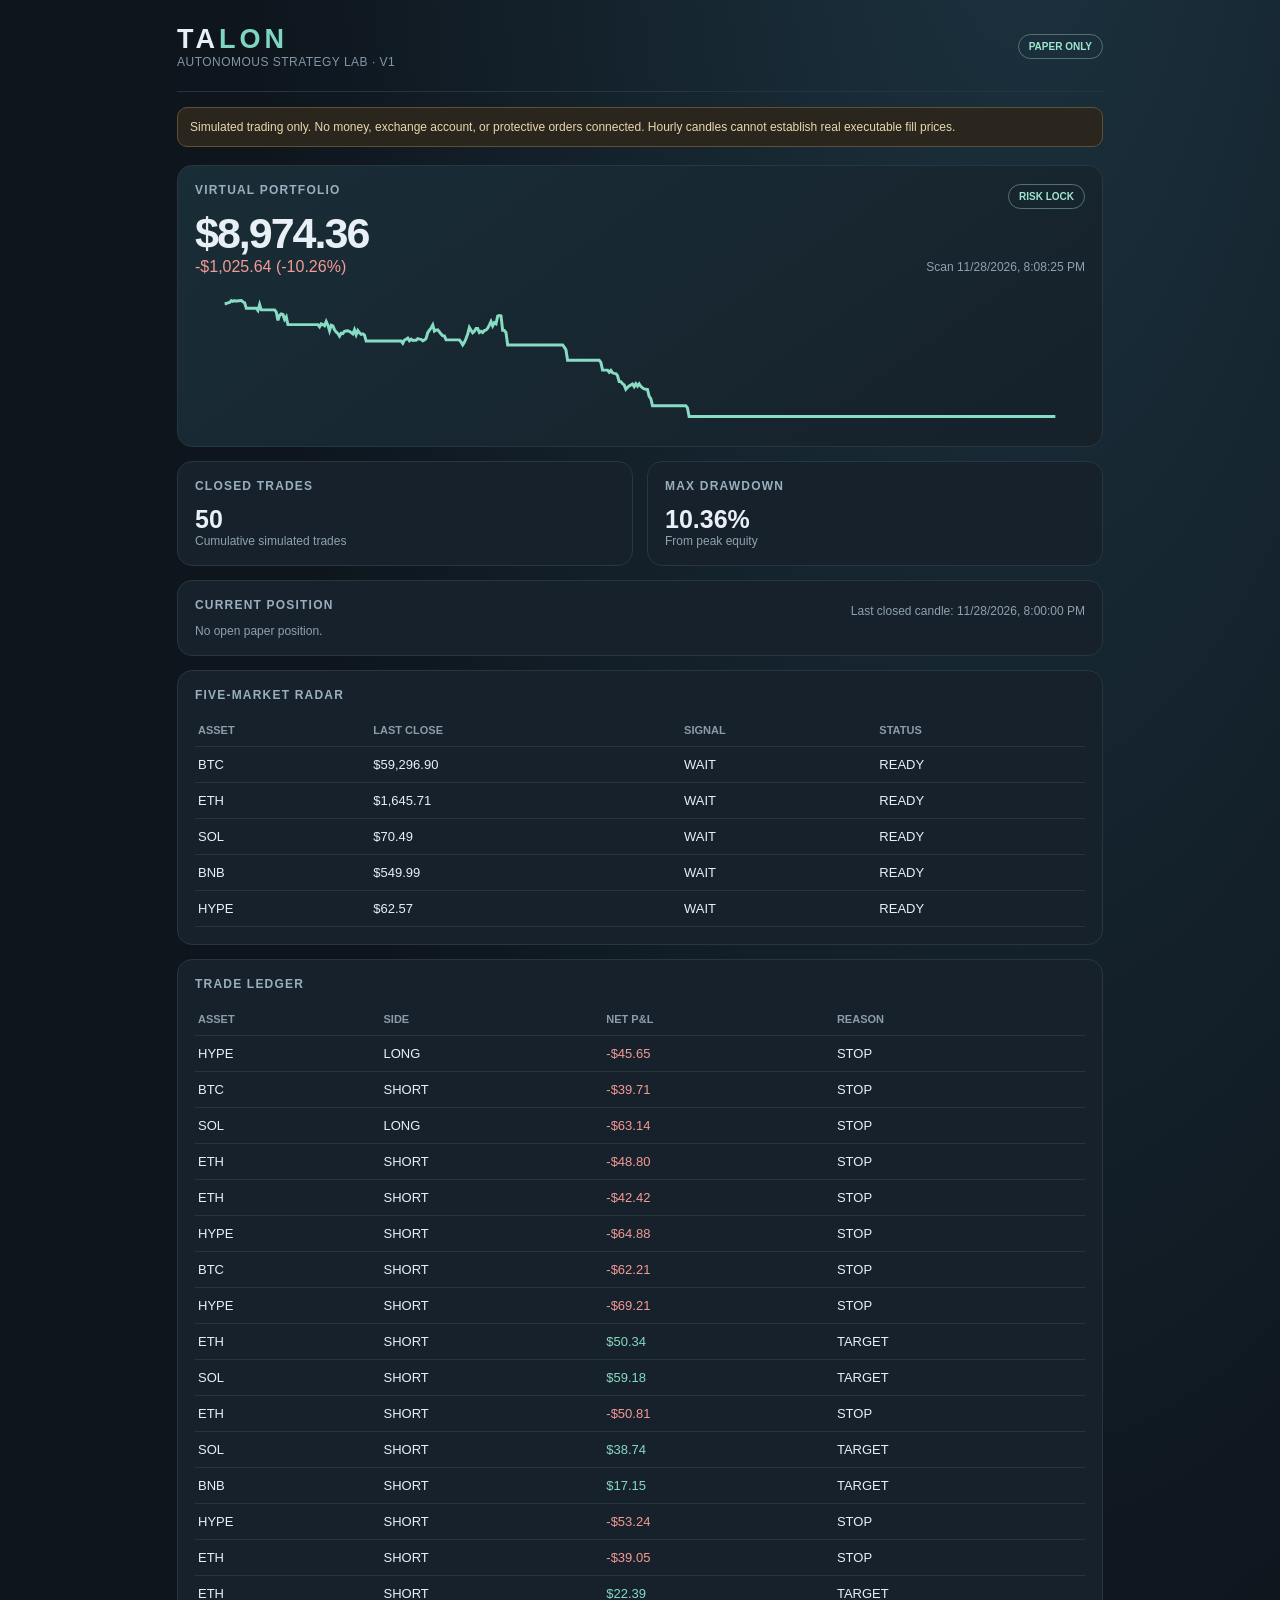
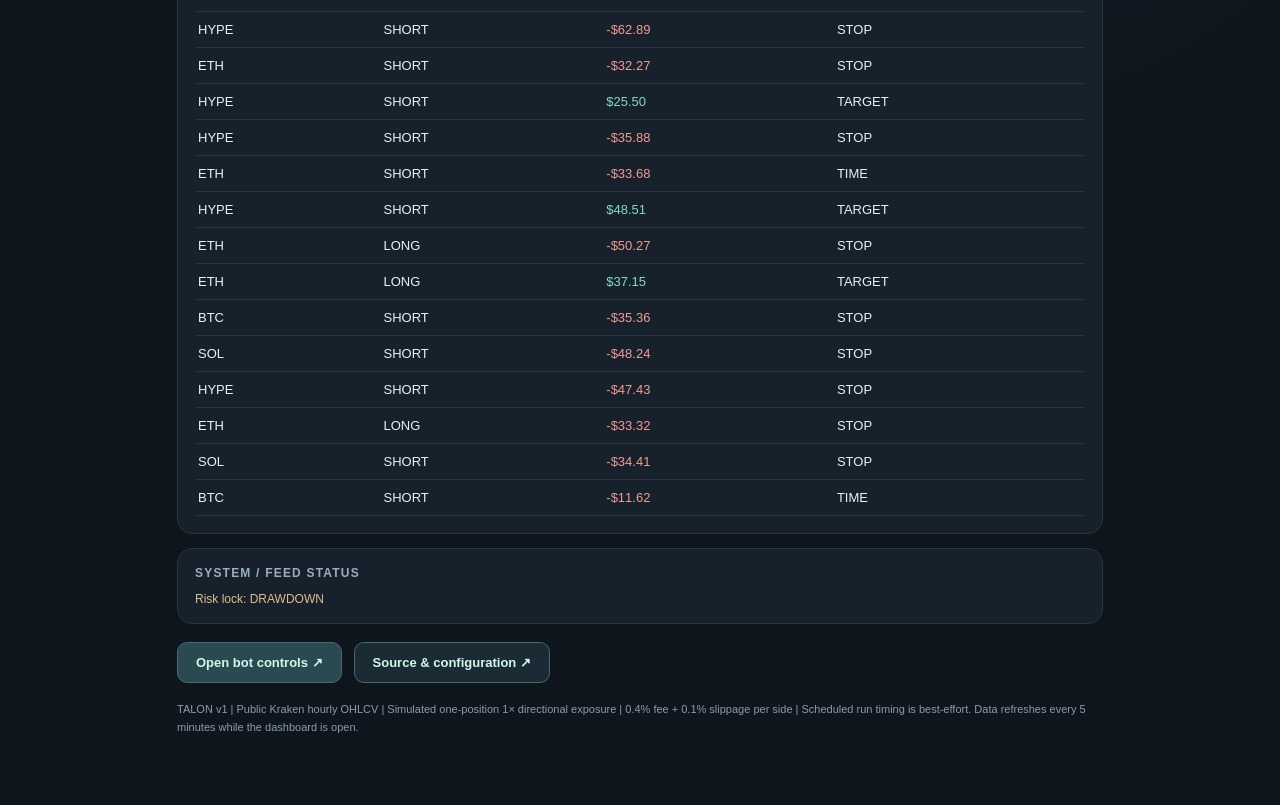
<file: docs/index.html>
<!doctype html>
<html lang="en"><head><meta charset="UTF-8"><meta name="viewport" content="width=device-width,initial-scale=1,viewport-fit=cover"><meta name="theme-color" content="#101820"><title>TALON | Paper Trading</title><link rel="manifest" href="./manifest.webmanifest"><link rel="icon" type="image/svg+xml" href="./talon-icon.svg"><meta name="apple-mobile-web-app-capable" content="yes"><meta name="apple-mobile-web-app-status-bar-style" content="black-translucent"><meta name="apple-mobile-web-app-title" content="TALON">
<style>
:root{font-family:-apple-system,BlinkMacSystemFont,"Segoe UI",sans-serif;color:#e9f0f5;background:#0e151d}*{box-sizing:border-box}body{margin:0;padding:0 0 45px;background:radial-gradient(ellipse at 80% -10%,#1c3340 0%,#0e151d 54%)}main{max-width:960px;margin:auto;padding:24px 17px}.top{display:flex;justify-content:space-between;align-items:center;border-bottom:1px solid #263440;padding-bottom:22px}.logo{font-size:27px;font-weight:900;letter-spacing:4px}.logo span{color:#7fd6c0}.sub{color:#8296a6;font-size:12px;letter-spacing:.04em}.tag{border:1px solid #557469;color:#9fe5d1;border-radius:999px;padding:6px 10px;font-size:10px;font-weight:700}.warning{margin-top:15px;border:1px solid #5f4f37;border-radius:10px;background:#2b261d;color:#e8d7af;padding:12px;font-size:12px}.wrap{display:grid;grid-template-columns:1fr 1fr;gap:14px;margin:18px 0}.card{border:1px solid #283640;background:#17212b;border-radius:15px;padding:17px;min-width:0}.card.main{grid-column:1 / -1;background:linear-gradient(145deg,#192d37,#16212a)}h2{font-size:12px;font-weight:600;color:#99afbe;margin:0 0 12px;letter-spacing:.1em;text-transform:uppercase}.money{font-size:43px;font-weight:760;letter-spacing:-2px;font-variant-numeric:tabular-nums}.metric{font-size:25px;font-weight:700;font-variant-numeric:tabular-nums}.green{color:#85dbc1}.red{color:#f39b95}.muted{color:#8fa1af;font-size:12px}#chart{width:100%;height:145px;margin-top:8px}svg{display:block;width:100%;height:100%}table{width:100%;border-collapse:collapse;text-align:left;font-size:13px}th{color:#8c9daa;font-size:11px;font-weight:600;text-transform:uppercase}td,th{padding:10px 3px;border-bottom:1px solid #26343f}a{color:#9de4d3;text-decoration:none}.full{grid-column:1/-1}.actions{margin:18px 0;display:flex;gap:12px;flex-wrap:wrap}.button{background:#2a4950;border:1px solid #466b6a;padding:12px 18px;border-radius:10px;color:#d3f8eb;font-size:13px;font-weight:700}.button.secondary{background:#1b2b35}.note{font-size:11px;color:#8a9dab;line-height:1.6}#errors{font-size:12px;color:#e0bd88}.inline{display:flex;justify-content:space-between;gap:10px;align-items:center}@media(max-width:620px){main{padding:18px 12px}.card{padding:14px}.money{font-size:37px}.wrap{gap:9px}.metric{font-size:22px}.tag{font-size:9px}table{font-size:11px}td,th{padding:9px 2px}}
</style></head><body><main>
<header class="top"><div><div class="logo">TA<span>LON</span></div><div class="sub">AUTONOMOUS STRATEGY LAB · V1</div></div><div class="tag">PAPER ONLY</div></header>
<div class="warning">Simulated trading only. No money, exchange account, or protective orders connected. Hourly candles cannot establish real executable fill prices.</div>
<section class="wrap">
<div class="card main"><div class="inline"><h2>Virtual portfolio</h2><div class="tag" id="status">WAITING</div></div><div class="money" id="equity">$10,000.00</div><div class="inline"><div id="pnl" class="green">$0.00 (0.00%)</div><div class="muted" id="updated">Not connected</div></div><div id="chart"></div></div>
<div class="card"><h2>Closed trades</h2><div class="metric" id="trades">0</div><div class="muted">Cumulative simulated trades</div></div>
<div class="card"><h2>Max drawdown</h2><div class="metric" id="drawdown">0.00%</div><div class="muted">From peak equity</div></div>
<div class="card full"><div class="inline"><h2>Current position</h2><div class="muted" id="last-data">No candles yet</div></div><div id="position" class="muted">No open paper position.</div></div>
<div class="card full"><h2>Five-market radar</h2><table><thead><tr><th>Asset</th><th>Last close</th><th>Signal</th><th>Status</th></tr></thead><tbody id="markets"></tbody></table></div>
<div class="card full"><h2>Trade ledger</h2><div style="overflow-x:auto"><table><thead><tr><th>Asset</th><th>Side</th><th>Net P&L</th><th>Reason</th></tr></thead><tbody id="ledger"></tbody></table></div></div>
<div class="card full"><h2>System / feed status</h2><div id="errors" class="muted">Waiting for initial scan.</div></div>
</section>
<div class="actions"><a class="button" href="https://github.com/kwjwpzr98g-web/Crusty/actions/workflows/talon.yml">Open bot controls ↗</a><a class="button secondary" href="https://github.com/kwjwpzr98g-web/Crusty">Source & configuration ↗</a></div>
<div class="note">TALON v1 | Public Kraken hourly OHLCV | Simulated one-position 1× directional exposure | 0.4% fee + 0.1% slippage per side | Scheduled run timing is best-effort. Data refreshes every 5 minutes while the dashboard is open.</div>
</main><script>
const $=id=>document.getElementById(id);
function usd(v){return Number(v).toLocaleString('en-US',{style:'currency',currency:'USD',maximumFractionDigits:2})}
function txt(parent,tag,value){const el=document.createElement(tag);el.textContent=String(value);parent.append(el);return el}
function cell(row,val){return txt(row,'td',val)}
function graph(history){
const area=$('chart');area.replaceChildren();
if(!history.length){txt(area,'div','Chart begins after the first successful scan.');return}
const svg=document.createElementNS('http://www.w3.org/2000/svg','svg');svg.setAttribute('viewBox','0 0 900 150');svg.setAttribute('preserveAspectRatio','none');
const vals=history.map(x=>x.equity);let lo=Math.min(...vals),hi=Math.max(...vals);if(hi===lo){hi+=1;lo-=1}
const pts=vals.map((n,i)=>[30+i*840/Math.max(vals.length-1,1),137-(n-lo)/(hi-lo)*120].join(',')).join(' ');
const line=document.createElementNS('http://www.w3.org/2000/svg','polyline');line.setAttribute('fill','none');line.setAttribute('stroke','#88dcc3');line.setAttribute('stroke-width','3');line.setAttribute('points',pts);svg.append(line);area.append(svg)
}
async function refresh(){
try{
const response=await fetch('data.json?tick='+Date.now(),{cache:'no-store'});if(!response.ok)throw Error('report unavailable');
const d=await response.json();
$('status').textContent=d.status;$('equity').textContent=usd(d.equity);
const p=(Number(d.pnl)/Number(d.settings.starting_equity))*100;
$('pnl').textContent=usd(d.pnl)+' ('+p.toFixed(2)+'%)';$('pnl').className=d.pnl<0?'red':'green';
$('updated').textContent=d.updated?'Scan '+new Date(d.updated).toLocaleString():'Never scanned';
$('last-data').textContent=d.last_data?'Last closed candle: '+new Date(d.last_data).toLocaleString():'No candle yet';
$('trades').textContent=d.completed;$('drawdown').textContent=d.drawdown.toFixed(2)+'%';
$('position').textContent=d.position?(d.position.side+' '+d.position.symbol+' | Entry '+usd(d.position.entry)+' | Stop '+usd(d.position.stop)+' | Target '+usd(d.position.target)):'No open paper position.';
const tbody=$('markets');tbody.replaceChildren();
for(const [name,m] of Object.entries(d.markets||{})){const row=document.createElement('tr');cell(row,name);cell(row,m.price?usd(m.price):'—');cell(row,m.signal||'—');cell(row,m.status);tbody.append(row)}
const ledger=$('ledger');ledger.replaceChildren();
for(const t of (d.trades||[]).slice(0,30)){const row=document.createElement('tr');cell(row,t.symbol);cell(row,t.side);const c=cell(row,usd(t.pnl));c.className=t.pnl>=0?'green':'red';cell(row,t.reason);ledger.append(row)}
if(!d.trades.length){const r=document.createElement('tr');cell(r,'No completed paper trades yet');ledger.append(r)}
const errors=Object.entries(d.errors||{}).map(([k,v])=>k+': '+v).join(' | ');
$('errors').textContent=errors||(d.lock_reason?'Risk lock: '+d.lock_reason:'Feed checks passed or not yet initialized.');
graph(d.history||[]);
}catch(e){$('errors').textContent='Dashboard data unavailable: '+e.message}
}
refresh();setInterval(refresh,300000);
</script></body></html>
</file>
